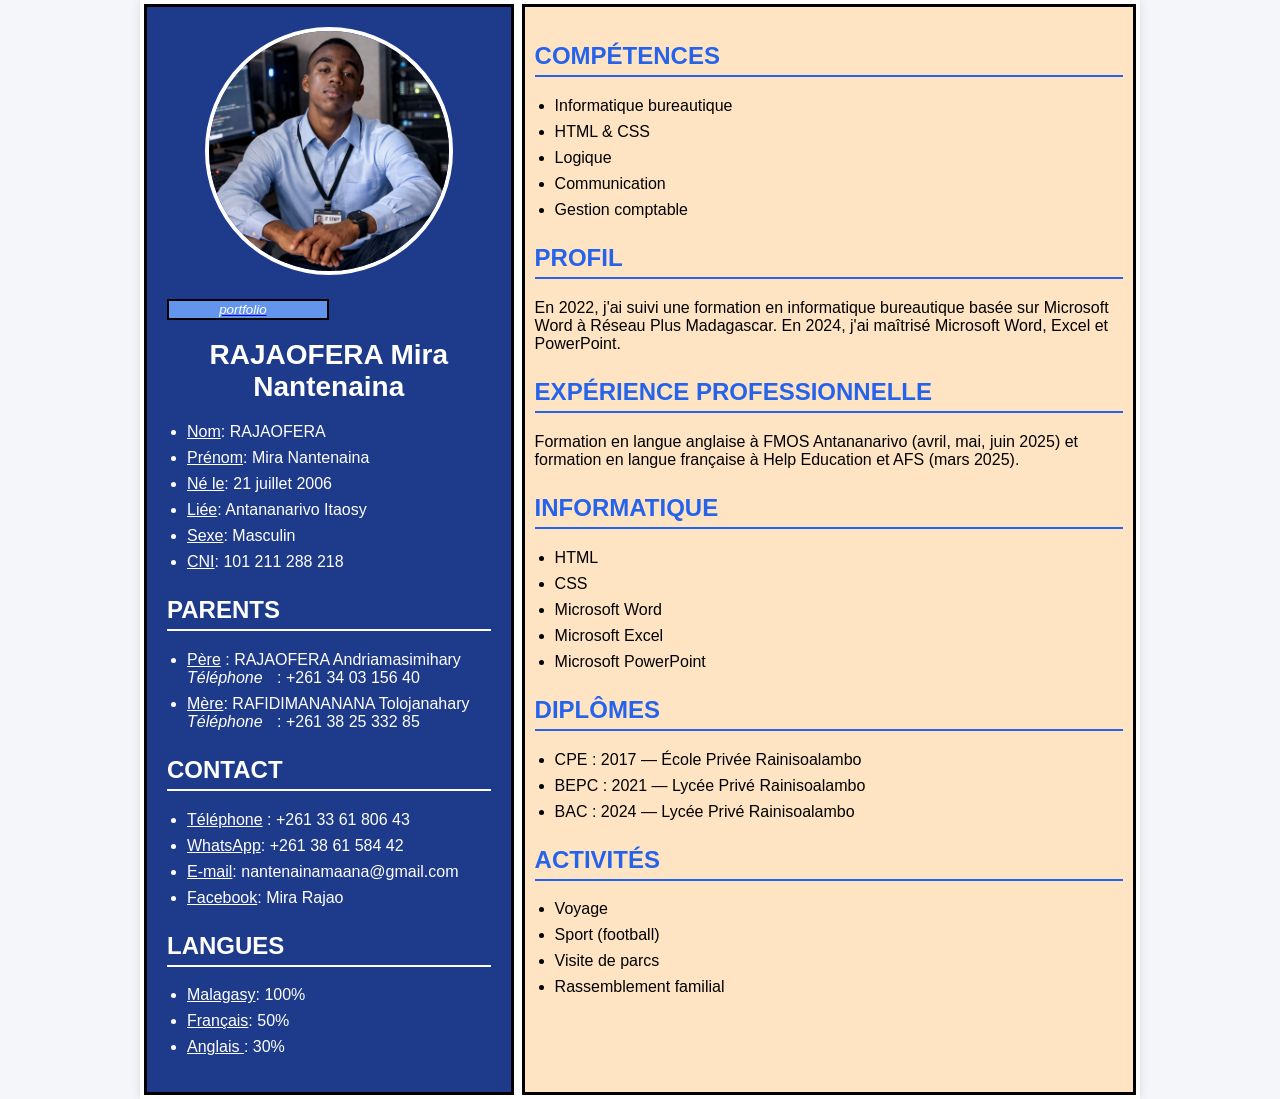
<file: index.html>
<!DOCTYPE html>
<html>
<head>
<meta charset="UTF-8">
<title>Mon CV</title>
<link rel="stylesheet" href="https://cdnjs.cloudflare.com/ajax/libs/font-awesome/6.5.0/css/all.min.css">
<link rel="stylesheet" href="monCv.css">
  </head>

    <body>

     <div class="container">


       <div class="gauche">

         <div class="photo">
            <img src="mira.jpg" alt="Photo Mira">
         </div>
          
          <button><a href="pf.html"><i>portfolio</i></a></button>

     <h1>RAJAOFERA Mira Nantenaina</h1>

     <ul>
        <li><u>Nom</u>: RAJAOFERA</li>
        <li><u>Prénom</u>: Mira Nantenaina</li>
        <li><u>Né le</u>: 21 juillet 2006</li>
        <li><u>Liée</u>: Antananarivo Itaosy</li>
        <li><u>Sexe</u>: Masculin</li>
        <li><u>CNI</u>: 101 211 288 218</li>
     </ul>
          <h2>PARENTS</h2>
          <ul>
             <li><u>Père</u> : RAJAOFERA Andriamasimihary<br>
                <i>Téléphone</i> : +261 34 03 156 40
             </li>
             <li><u>Mère</u>: RAFIDIMANANANA Tolojanahary<br>
                <i>Téléphone</i> : +261 38 25 332 85
             </li>
          </ul>
     <h2>CONTACT</h2>
     <ul>
       <li><u>Téléphone</u> : +261 33 61 806 43</li>
       <li><u>WhatsApp</u>: +261 38 61 584 42</li>
       <li><u>E-mail</u>: nantenainamaana@gmail.com</li>
       <li><u>Facebook</u>: Mira Rajao</li>
     </ul>

      <h2>LANGUES</h2>

     <ul>
      <li><u>Malagasy</u>: 100%</li>
      <li><u>Français</u>: 50%</li>
      <li><u>Anglais </u>: 30%</li>
    </ul>
    </div>
      <div class="droite">
         <h2>COMPÉTENCES</h2>

    <ul>
       <li>Informatique bureautique</li>
       <li>HTML & CSS</li>
       <li>Logique</li>
       <li>Communication</li>
       <li>Gestion comptable</li>
    </ul>
     <h2>PROFIL</h2>

<p>
En 2022, j'ai suivi une formation en informatique bureautique basée sur Microsoft Word à Réseau Plus Madagascar.
En 2024, j'ai maîtrisé Microsoft Word, Excel et PowerPoint.
</p>

     <h2>EXPÉRIENCE PROFESSIONNELLE</h2>

<p>
Formation en langue anglaise à FMOS Antananarivo (avril, mai, juin 2025)
et formation en langue française à Help Education et AFS (mars 2025).
</p>

     <h2>INFORMATIQUE</h2>

   <ul>
    <li> HTML</li>
    <li> CSS</li>
    <li> Microsoft Word</li>
    <li> Microsoft Excel</li>
    <li> Microsoft PowerPoint</li>
  </ul>

    <h2>DIPLÔMES</h2>

   <ul>
     <li>CPE : 2017 — École Privée Rainisoalambo</li>
     <li>BEPC : 2021 — Lycée Privé Rainisoalambo</li>
     <li>BAC : 2024 — Lycée Privé Rainisoalambo</li>
  </ul>

      <h2>ACTIVITÉS</h2>

    <ul>
     <li>Voyage</li>
     <li>Sport (football)</li>
     <li>Visite de parcs</li>
     <li>Rassemblement familial</li>
   </ul>
     </div>
       </div>
</body>
</html>
</file>
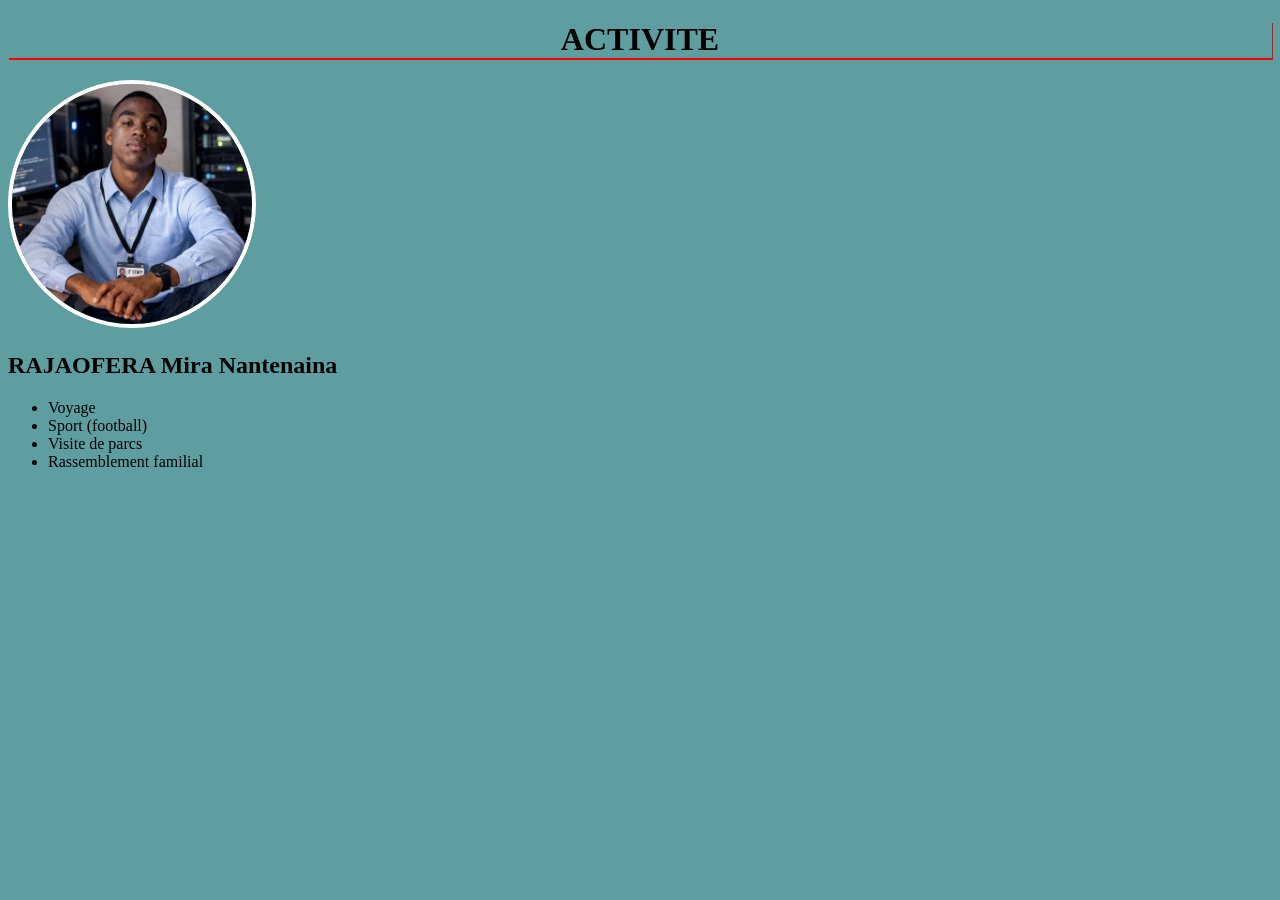
<file: Activité.html>
<!DOCTYPE html>

<html>
<head>
  <meta http-equiv="CONTENT-TYPE" content="text/html; charset=UTF-8">
  <link rel="stylesheet" href="pf.css">
  <title>Hello, World!</title>
</head>
<body>
  <h1>
    ACTIVITE
  </h1>
  <img src="mira.jpg" alt="Photo Mira">
  <h2>RAJAOFERA Mira Nantenaina</h2>
     <ul>
     <li>Voyage</li>
     <li>Sport (football)</li>
     <li>Visite de parcs</li>
     <li>Rassemblement familial</li>
   </ul>
</body>
</html>
</file>
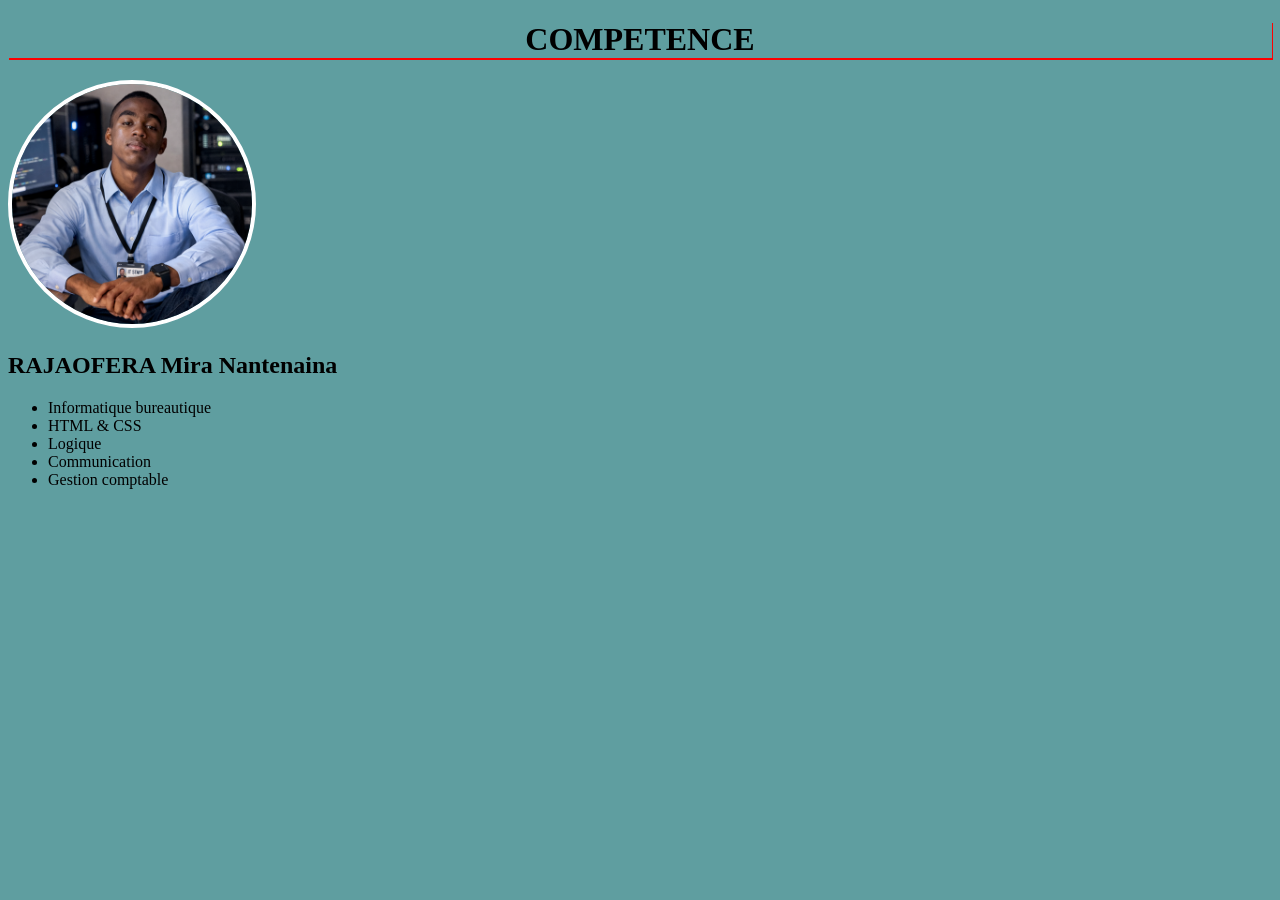
<file: compétence.html>
<!DOCTYPE html>

<html>
<head>
  <meta http-equiv="CONTENT-TYPE" content="text/html; charset=UTF-8">
  <link rel="stylesheet" href="pf.css">
  <title>Hello, World!</title>
</head>
<body>
  <h1>
    COMPETENCE
  </h1>
   <img src="mira.jpg" alt="Photo Mira">
  <h2>RAJAOFERA Mira Nantenaina</h2>
    <ul>
       <li>Informatique bureautique</li>
       <li>HTML & CSS</li>
       <li>Logique</li>
       <li>Communication</li>
       <li>Gestion comptable</li>
    </ul>
</body>
</html>
</file>
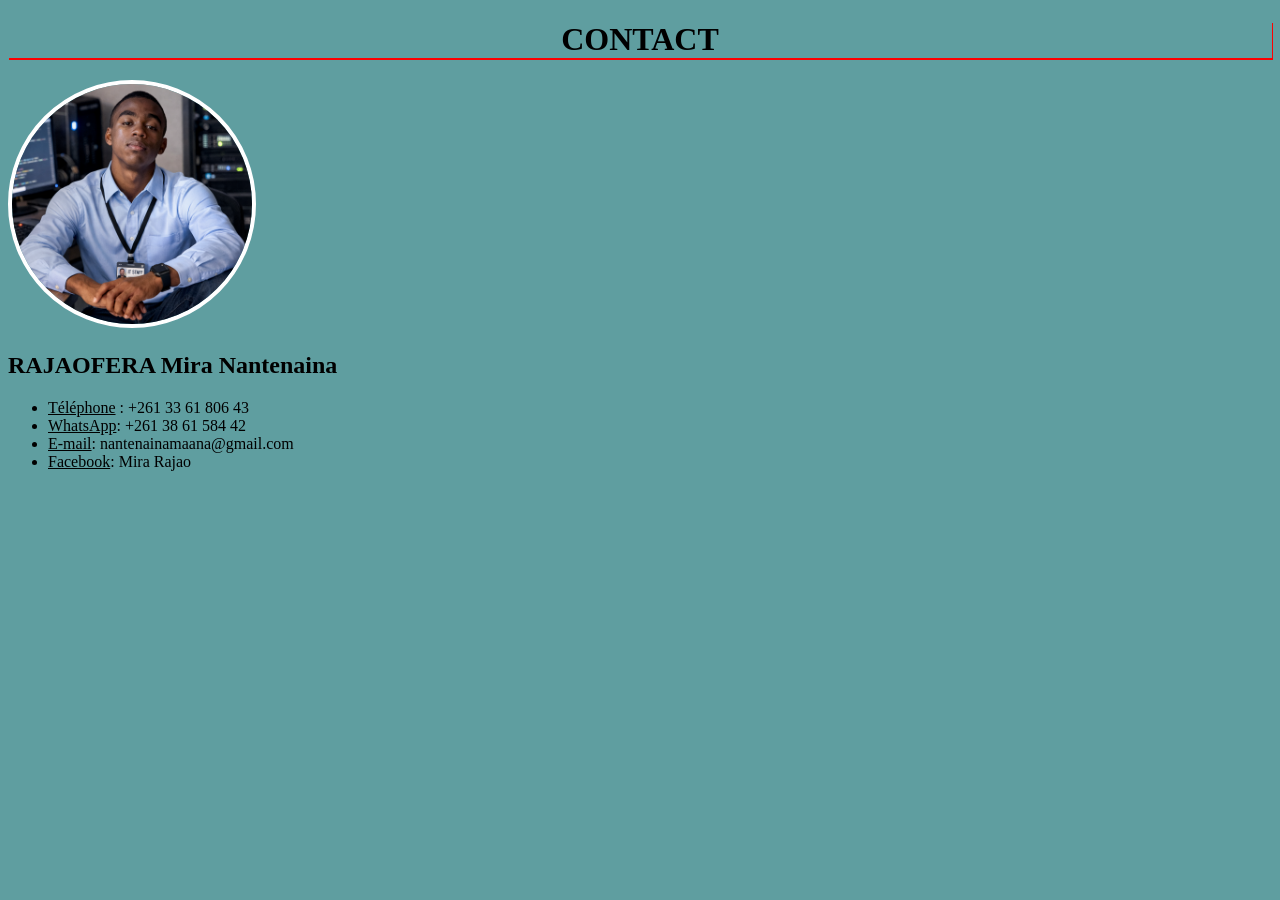
<file: contact.html>
<!DOCTYPE html>

<html>
<head>
  <meta http-equiv="CONTENT-TYPE" content="text/html; charset=UTF-8">
  <link rel="stylesheet" href="pf.css">
  <title>Hello, World!</title>
</head>
<body>
  <h1>
    CONTACT
  </h1>
  <img src="mira.jpg" alt="Photo Mira">
  <h2>RAJAOFERA Mira Nantenaina</h2>
  <ul>
       <li><u>Téléphone</u> : +261 33 61 806 43</li>
       <li><u>WhatsApp</u>: +261 38 61 584 42</li>
       <li><u>E-mail</u>: nantenainamaana@gmail.com</li>
       <li><u>Facebook</u>: Mira Rajao</li>
     </ul>
</body>
</html>
</file>
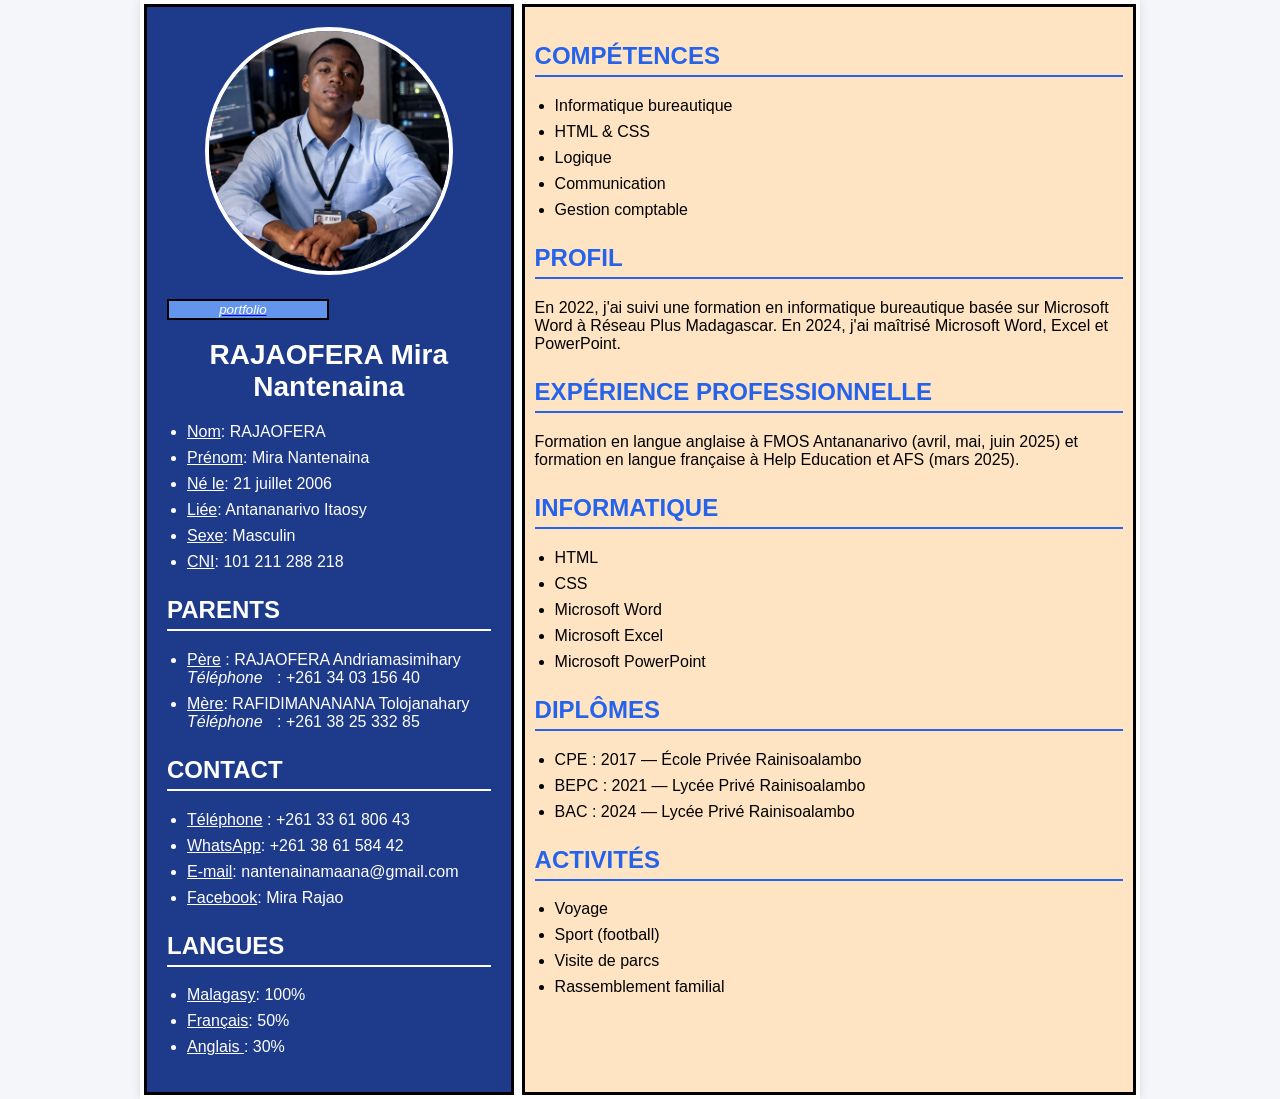
<file: CV.MiraRajao.html>
<!DOCTYPE html>
<html>
<head>
<meta charset="UTF-8">
<title>Mon CV</title>
<link rel="stylesheet" href="https://cdnjs.cloudflare.com/ajax/libs/font-awesome/6.5.0/css/all.min.css">
<link rel="stylesheet" href="monCv.css">
  </head>

    <body>

     <div class="container">


       <div class="gauche">

         <div class="photo">
            <img src="mira.jpg" alt="Photo Mira">
         </div>
          
          <button><a href="pf.html"><i>portfolio</i></a></button>

     <h1>RAJAOFERA Mira Nantenaina</h1>

     <ul>
        <li><u>Nom</u>: RAJAOFERA</li>
        <li><u>Prénom</u>: Mira Nantenaina</li>
        <li><u>Né le</u>: 21 juillet 2006</li>
        <li><u>Liée</u>: Antananarivo Itaosy</li>
        <li><u>Sexe</u>: Masculin</li>
        <li><u>CNI</u>: 101 211 288 218</li>
     </ul>
          <h2>PARENTS</h2>
          <ul>
             <li><u>Père</u> : RAJAOFERA Andriamasimihary<br>
                <i>Téléphone</i> : +261 34 03 156 40
             </li>
             <li><u>Mère</u>: RAFIDIMANANANA Tolojanahary<br>
                <i>Téléphone</i> : +261 38 25 332 85
             </li>
          </ul>
     <h2>CONTACT</h2>
     <ul>
       <li><u>Téléphone</u> : +261 33 61 806 43</li>
       <li><u>WhatsApp</u>: +261 38 61 584 42</li>
       <li><u>E-mail</u>: nantenainamaana@gmail.com</li>
       <li><u>Facebook</u>: Mira Rajao</li>
     </ul>

      <h2>LANGUES</h2>

     <ul>
      <li><u>Malagasy</u>: 100%</li>
      <li><u>Français</u>: 50%</li>
      <li><u>Anglais </u>: 30%</li>
    </ul>
    </div>
      <div class="droite">
         <h2>COMPÉTENCES</h2>

    <ul>
       <li>Informatique bureautique</li>
       <li>HTML & CSS</li>
       <li>Logique</li>
       <li>Communication</li>
       <li>Gestion comptable</li>
    </ul>
     <h2>PROFIL</h2>

<p>
En 2022, j'ai suivi une formation en informatique bureautique basée sur Microsoft Word à Réseau Plus Madagascar.
En 2024, j'ai maîtrisé Microsoft Word, Excel et PowerPoint.
</p>

     <h2>EXPÉRIENCE PROFESSIONNELLE</h2>

<p>
Formation en langue anglaise à FMOS Antananarivo (avril, mai, juin 2025)
et formation en langue française à Help Education et AFS (mars 2025).
</p>

     <h2>INFORMATIQUE</h2>

   <ul>
    <li> HTML</li>
    <li> CSS</li>
    <li> Microsoft Word</li>
    <li> Microsoft Excel</li>
    <li> Microsoft PowerPoint</li>
  </ul>

    <h2>DIPLÔMES</h2>

   <ul>
     <li>CPE : 2017 — École Privée Rainisoalambo</li>
     <li>BEPC : 2021 — Lycée Privé Rainisoalambo</li>
     <li>BAC : 2024 — Lycée Privé Rainisoalambo</li>
  </ul>

      <h2>ACTIVITÉS</h2>

    <ul>
     <li>Voyage</li>
     <li>Sport (football)</li>
     <li>Visite de parcs</li>
     <li>Rassemblement familial</li>
   </ul>
     </div>
       </div>
</body>
</html>
</file>
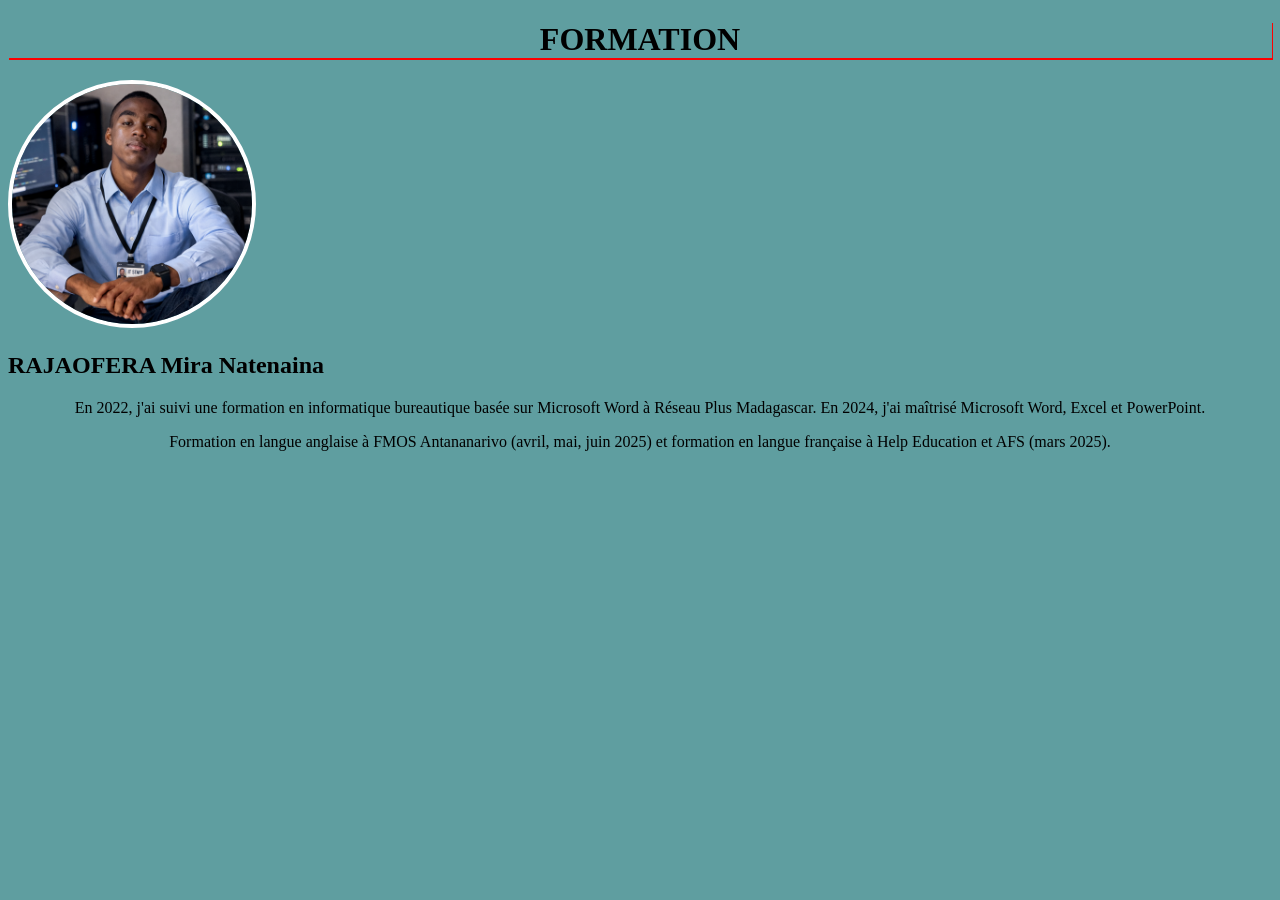
<file: formation.html>
<!DOCTYPE html>

<html>
<head>
  <meta http-equiv="CONTENT-TYPE" content="text/html; charset=UTF-8">
  <link rel="stylesheet" href="pf.css">
  <title>Hello, World!</title>
</head>
<body>
  <h1>
    FORMATION
  </h1>
  <img src="mira.jpg" alt="Photo Mira">
  <h2>RAJAOFERA Mira Natenaina</h2>
  <p>En 2022, j'ai suivi une formation en informatique bureautique basée sur Microsoft Word à Réseau Plus Madagascar.
En 2024, j'ai maîtrisé Microsoft Word, Excel et PowerPoint.
</p>
  <p>
Formation en langue anglaise à FMOS Antananarivo (avril, mai, juin 2025)
et formation en langue française à Help Education et AFS (mars 2025).
</p>
</body>
</html>
</file>
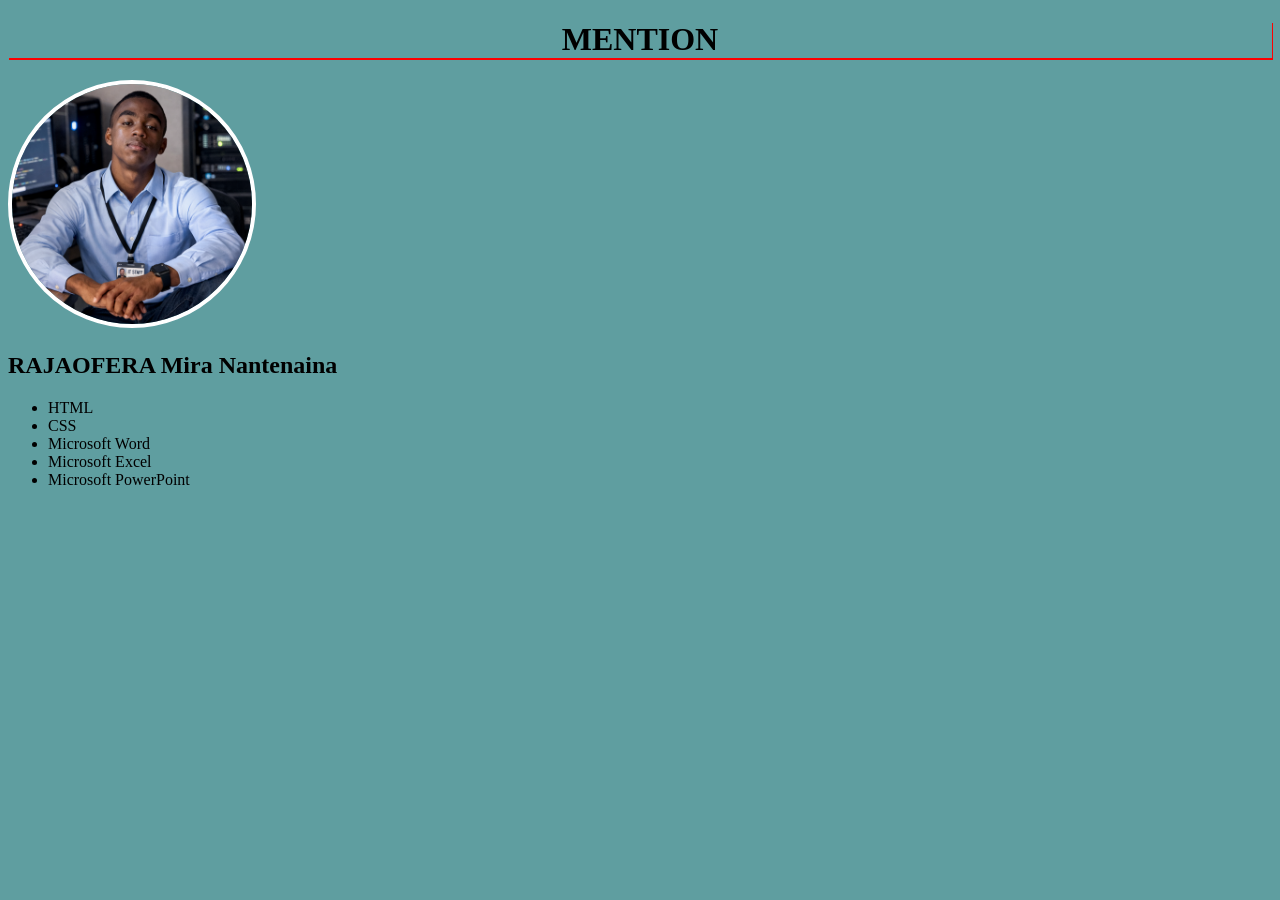
<file: mention.html>
<!DOCTYPE html>

<html>
<head>
  <meta http-equiv="CONTENT-TYPE" content="text/html; charset=UTF-8">
  <link rel="stylesheet" href="pf.css">
  <title>Hello, World!</title>
</head>
<body>
  <h1>
   MENTION
  </h1>
  <img src="mira.jpg" alt="Photo Mira">
  <h2>RAJAOFERA Mira Nantenaina</h2>
   <ul>
    <li> HTML</li>
    <li> CSS</li>
    <li> Microsoft Word</li>
    <li> Microsoft Excel</li>
    <li> Microsoft PowerPoint</li>
  </ul>
</body>
</html>
</file>
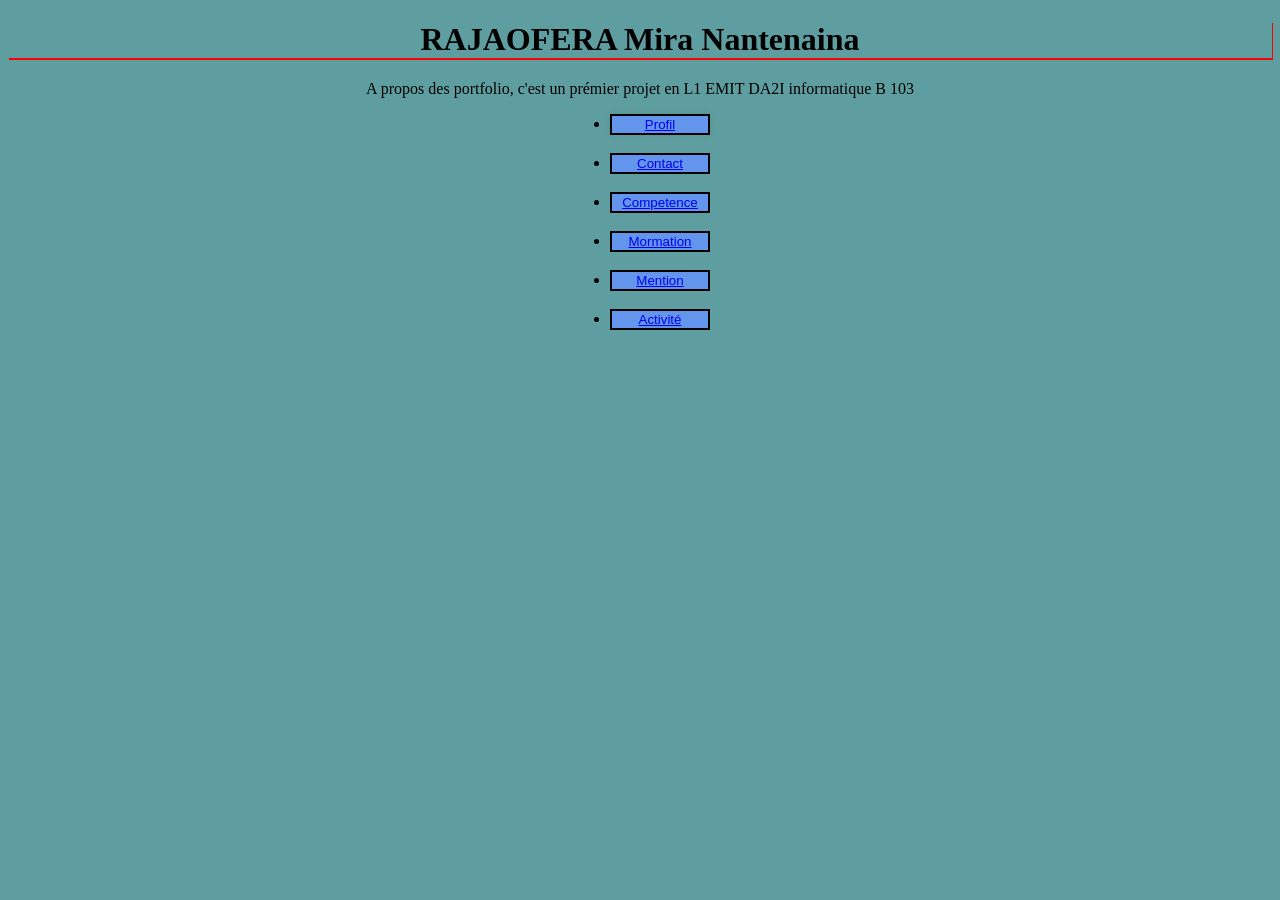
<file: pf.html>
<!DOCTYPE html>

<html>
<head>
  <meta http-equiv="CONTENT-TYPE" content="text/html; charset=UTF-8">
  <link rel="stylesheet" href="pf.css">
  <title>Hello, World!</title>
</head>
<body>
  <h1>RAJAOFERA Mira Nantenaina</h1>
  <p>A propos des portfolio, c'est un prémier projet en L1 EMIT DA2I informatique B 103</p>
  
  <ul>
    <div class="type">
    <li><button><a href="profil.html">Profil</a></button></li><br>
    <li><button><a href="contact.html">Contact</a></button></li><br>
    <li><button><a href="compétence.html">Competence</a></button></li><br>
    <li><button><a href="formation.html">Mormation</a></button></li><br>
    <li><button><a href="mention.html">Mention</a></button></li><br>
    <li><button><a href="Activité.html">Activité</a></button></li><br>
  </div><br>
    </ul>
</body>
</html>
</file>
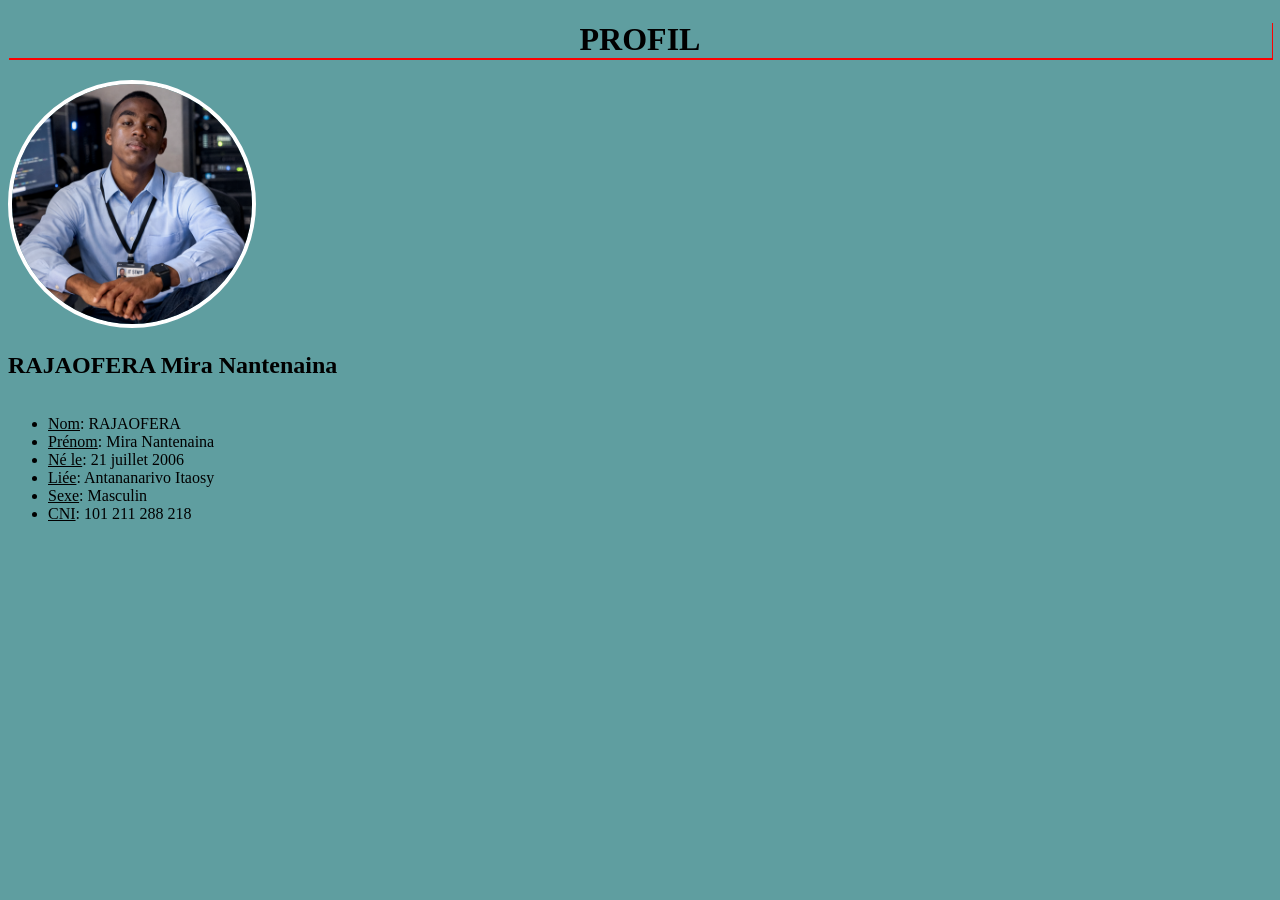
<file: profil.html>
<!DOCTYPE html>

<html>
<head>
  <meta http-equiv="CONTENT-TYPE" content="text/html; charset=UTF-8">
  <link rel="stylesheet" href="pf.css">
  <title>Hello, World!</title>
</head>
<body>
  <h1>
    PROFIL
  </h1>
  <img src="mira.jpg" alt="Photo Mira">
         </div>

     <h2>RAJAOFERA Mira Nantenaina</h3>
<section>
     <ul>
        <li><u>Nom</u>: RAJAOFERA</li>
        <li><u>Prénom</u>: Mira Nantenaina</li>
        <li><u>Né le</u>: 21 juillet 2006</li>
        <li><u>Liée</u>: Antananarivo Itaosy</li>
        <li><u>Sexe</u>: Masculin</li>
        <li><u>CNI</u>: 101 211 288 218</li>
     </ul>
</section>
</body>
</html>
</file>
<file: monCv.css>
body{
   font-family: Arial, sans-serif;
   margin:0;
   background:#f4f6f9;
   margin:0;
   padding:0;
}
button{
  border: 2px solid black;
  background: cornflowerblue;
  width: 50%;}

.container{
   display:flex;
   max-width:1000px;
   margin:auto;
   background:white;
   box-shadow:0 0 10px rgba(0,0,0,0.1);
}

.gauche{
   width:55%;
   background:#1e3a8a;
   color:white;
   padding:20px;
   margin: 4px;
   border: 3px solid black;
}

.droite{
   background: bisque;
   width:100%;
   padding:10px;
   margin: 4px;
   border: 3px solid black;
}

.photo{
   text-align:center;
   margin-bottom:20px;
}
.photo img{
   width:240px;
   border-radius:50%;
   border:4px solid white;
   justify-content: center;
}
h1{
   font-size:22px;
   text-align:center;
   margin-bottom:20px;
   font-size:28px;
   font-weight:bold;

}
h2{
   color:#2563eb;
   border-bottom:2px solid #2563eb;
   padding-bottom:5px;
   margin-top:25px;
}
.gauche h2{
   color:white;
   border-bottom:2px solid white;
}
ul{
   padding-left:20px;
}
li{
   margin-bottom:8px;
}
i{
   margin-right:10px;
   color:white;
}
</file>
<file: pf.css>
body{
  background: cadetblue;
  font-family: times new roman;
  
}
.type{
   display: grep;
   max-width:100px;
   height: 20px;
   align-content: center;
   margin:auto;
   box-shadow:0 0 10px rgba(0,0,0,0.1);
}

p{
  text-align: center;
  align-content: center;
}
button{
  border: 2px solid black;
  background: cornflowerblue;
  width: 100%;
}
h1{
  text-align: center;
  box-shadow: 1px 2px red;
}
img{
  width:240px;
   border-radius:50%;
   border:4px solid white;
   justify-content: center;
}
section{
   font-family: times new roman, sans serif;
   align-content: space-evenly;
}
</file>
